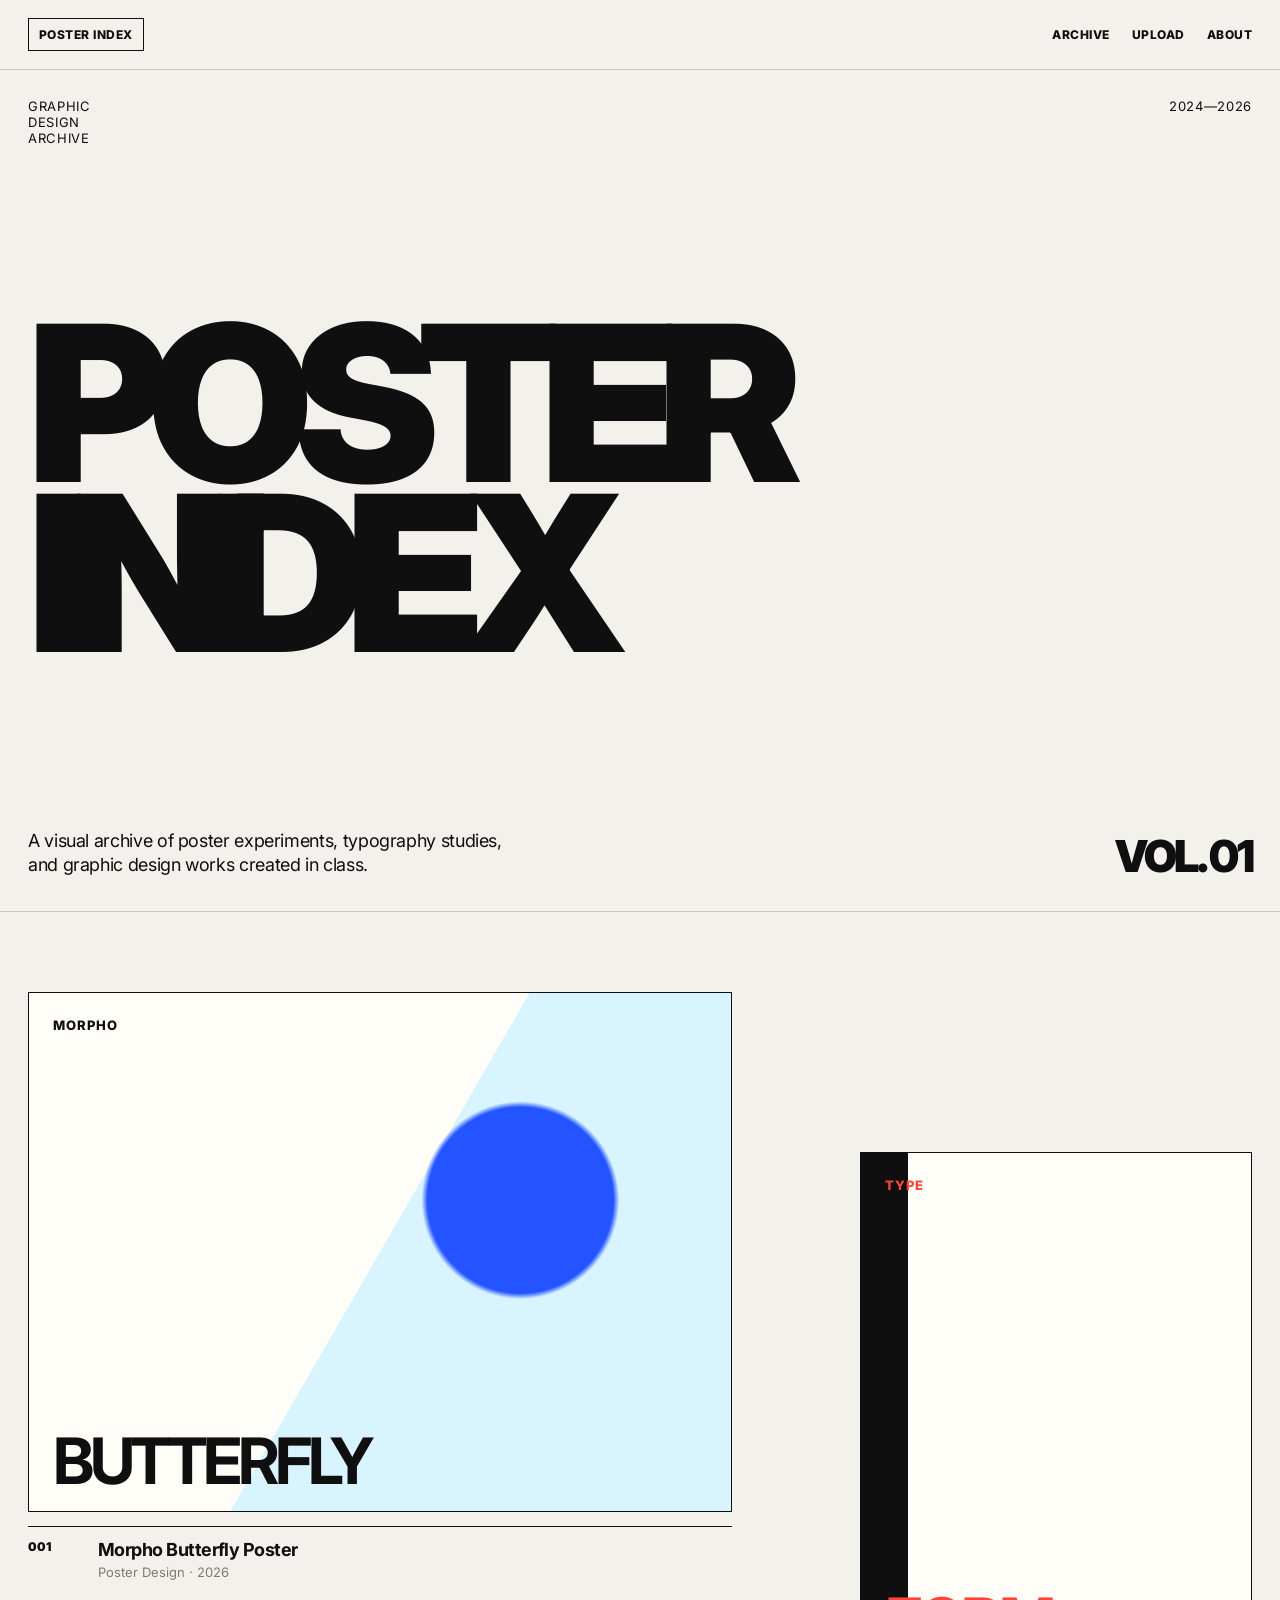
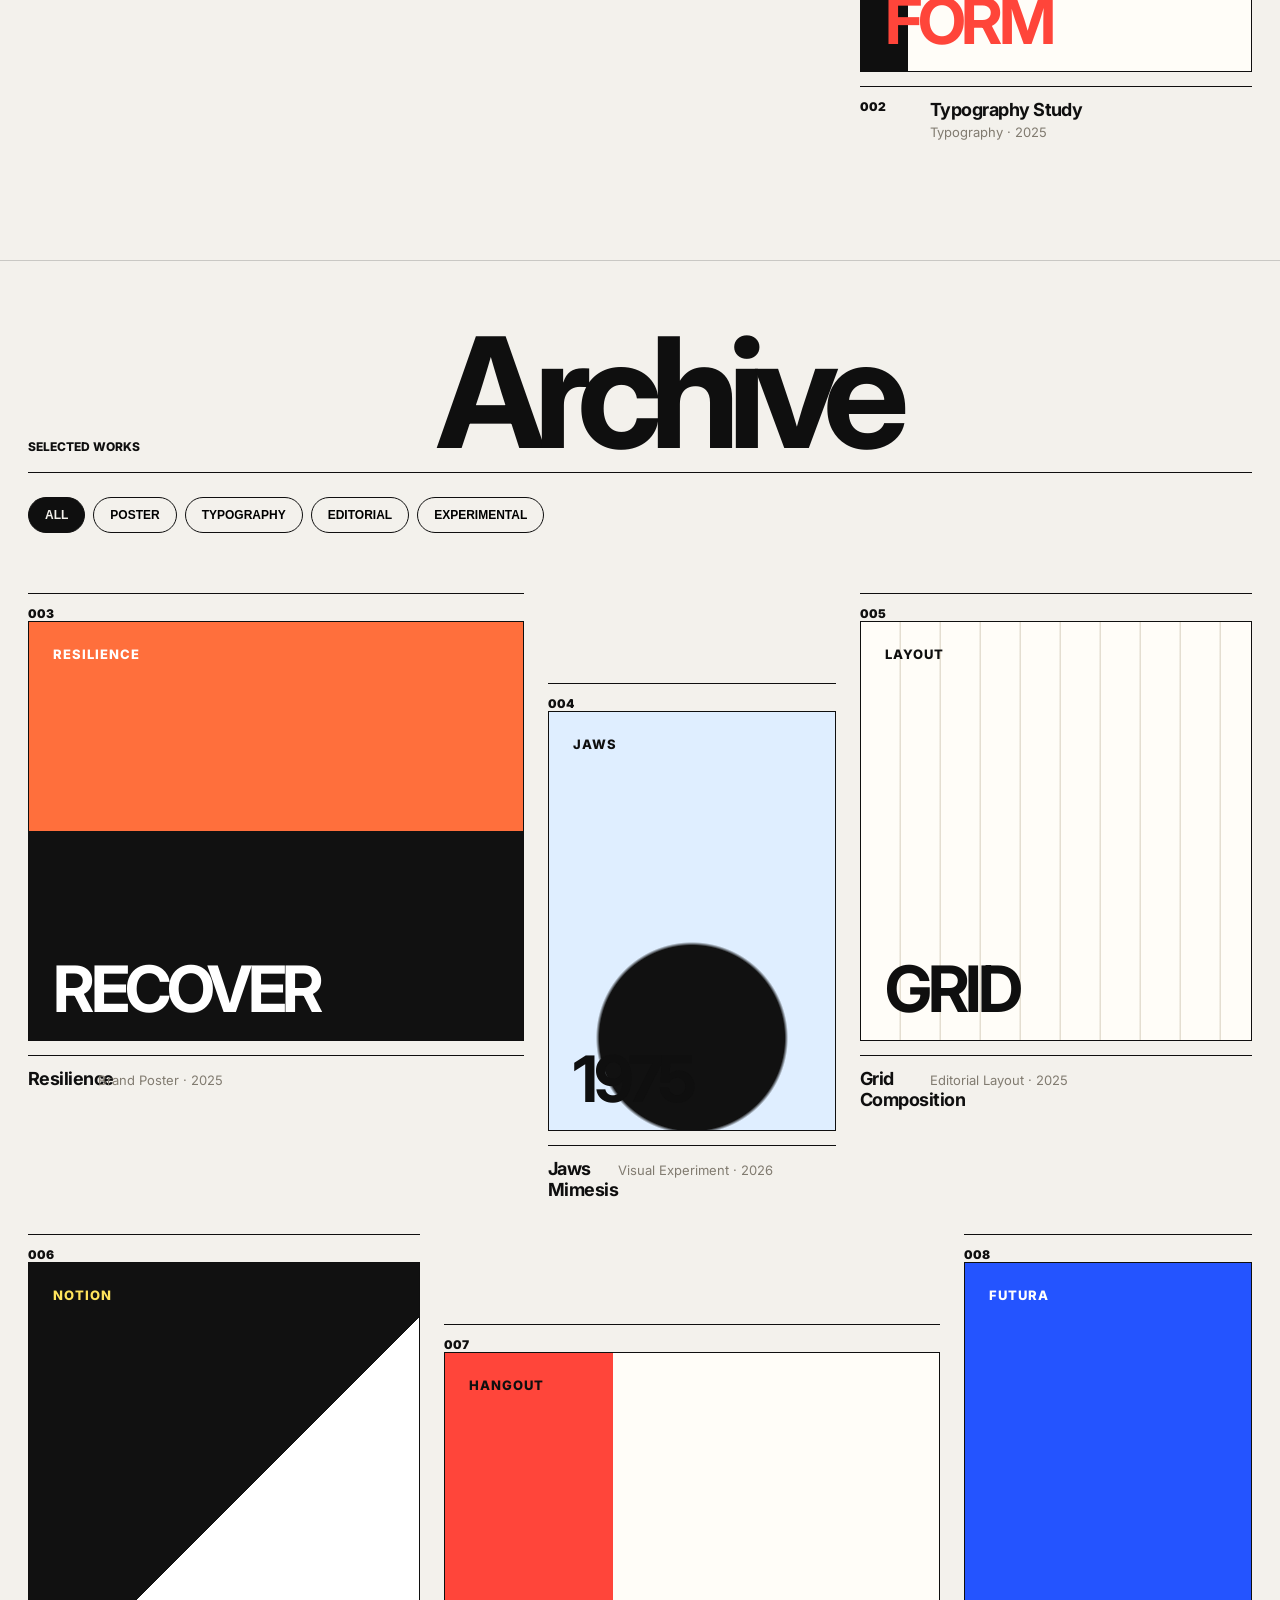
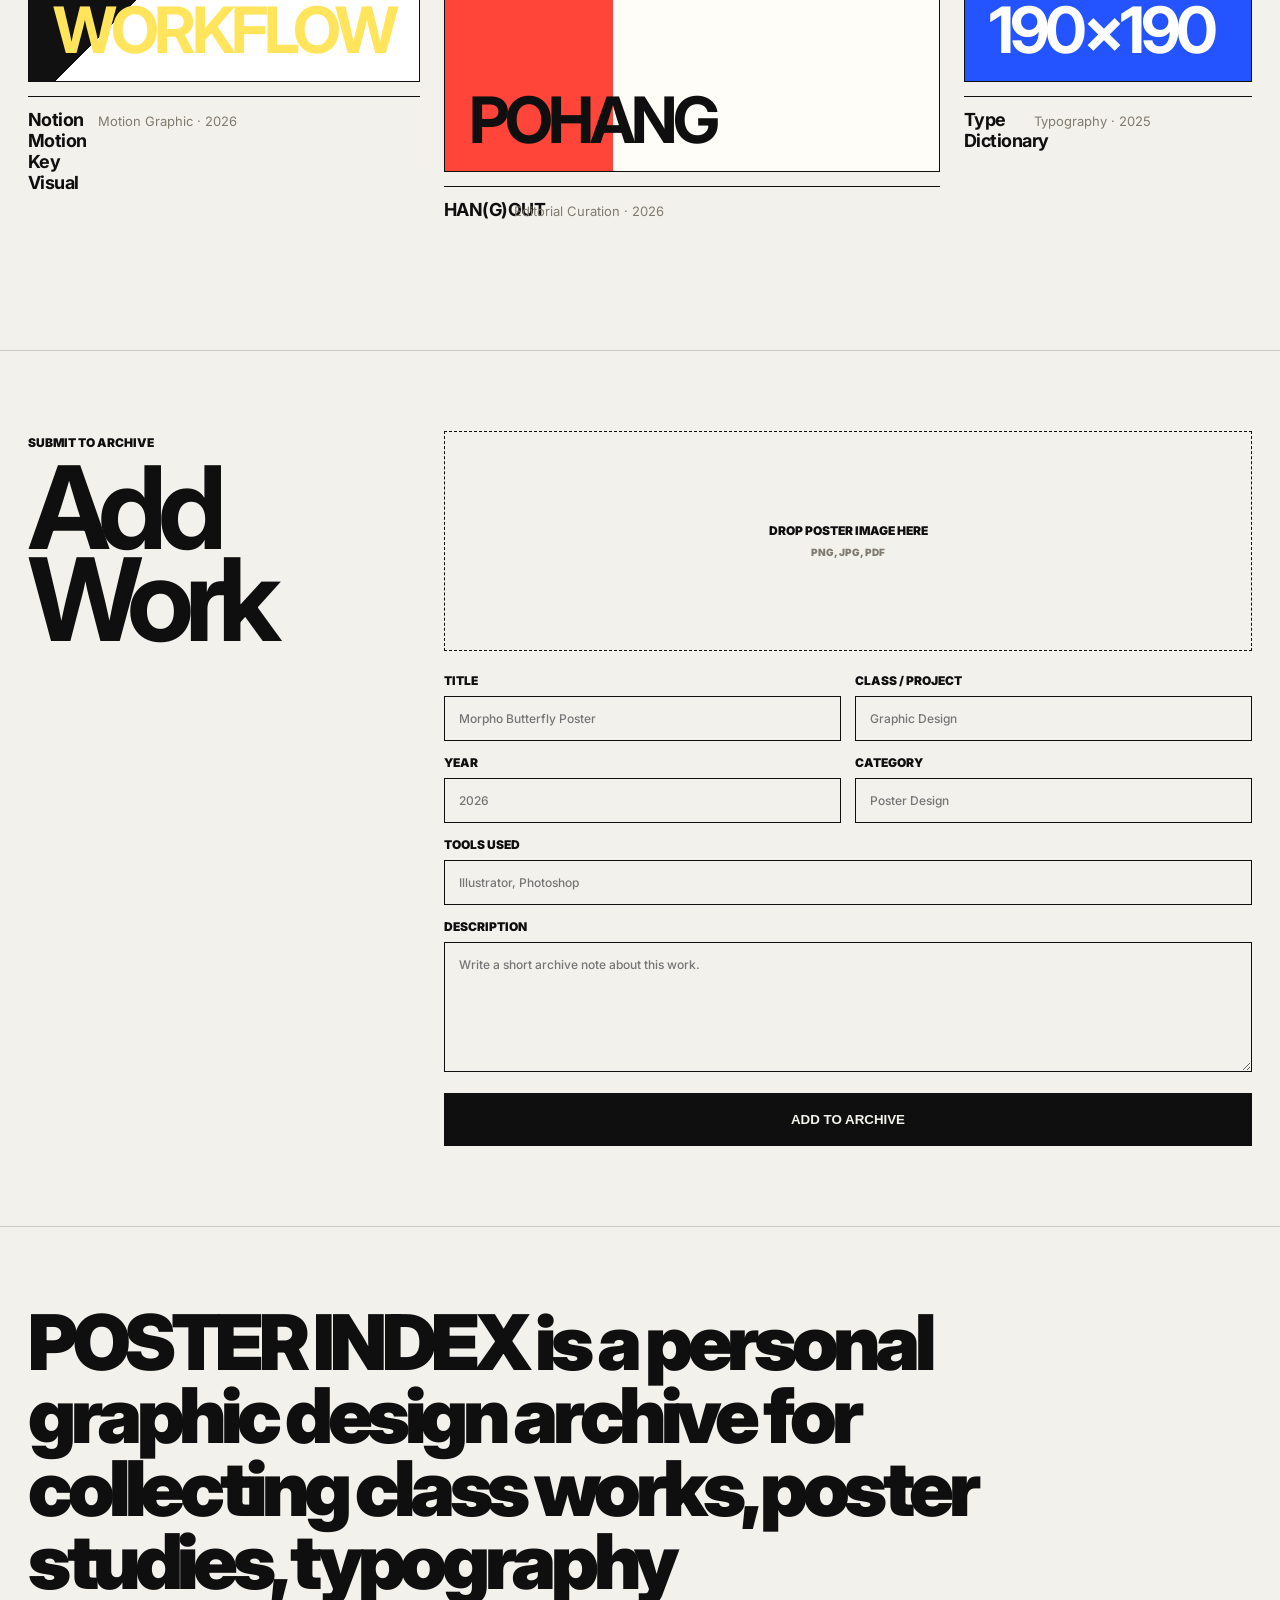
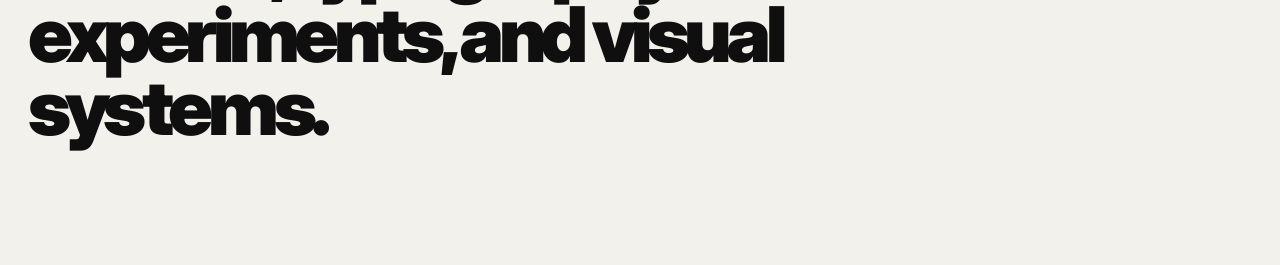
<file: index.html>
<!DOCTYPE html>
<html lang="ko">
<head>
  <meta charset="UTF-8" />
  <meta name="viewport" content="width=device-width, initial-scale=1.0" />
  <title>Poster Index — Graphic Design Archive</title>
  <link rel="preconnect" href="https://fonts.googleapis.com">
  <link rel="preconnect" href="https://fonts.gstatic.com" crossorigin>
  <link href="https://fonts.googleapis.com/css2?family=Inter:wght@400;500;600;700;800;900&family=Noto+Sans+KR:wght@400;500;700;900&display=swap" rel="stylesheet">
  <link rel="stylesheet" href="style.css" />
</head>
<body>
  <header class="site-header">
    <a href="#top" class="logo">POSTER INDEX</a>
    <nav>
      <a href="#archive">Archive</a>
      <a href="#upload">Upload</a>
      <a href="#about">About</a>
    </nav>
  </header>

  <main id="top">
    <section class="hero">
      <div class="hero-meta">
        <span>Graphic Design Archive</span>
        <span>2024—2026</span>
      </div>
      <h1>POSTER<br>INDEX</h1>
      <div class="hero-bottom">
        <p>A visual archive of poster experiments, typography studies, and graphic design works created in class.</p>
        <span class="issue">VOL. 01</span>
      </div>
    </section>

    <section class="featured">
      <article class="feature-card large">
        <div class="poster-art poster-a">
          <span>MORPHO</span>
          <strong>BUTTERFLY</strong>
        </div>
        <div class="caption">
          <span>001</span>
          <h2>Morpho Butterfly Poster</h2>
          <p>Poster Design · 2026</p>
        </div>
      </article>
      <article class="feature-card small offset">
        <div class="poster-art poster-b">
          <span>TYPE</span>
          <strong>FORM</strong>
        </div>
        <div class="caption">
          <span>002</span>
          <h2>Typography Study</h2>
          <p>Typography · 2025</p>
        </div>
      </article>
    </section>

    <section id="archive" class="archive-section">
      <div class="section-title">
        <span>Selected Works</span>
        <h2>Archive</h2>
      </div>

      <div class="filter-row">
        <button class="active">All</button>
        <button>Poster</button>
        <button>Typography</button>
        <button>Editorial</button>
        <button>Experimental</button>
      </div>

      <div class="poster-grid">
        <article class="work span-5">
          <div class="work-index">003</div>
          <div class="poster-art poster-c"><span>RESILIENCE</span><strong>RECOVER</strong></div>
          <div class="work-info"><h3>Resilience</h3><p>Brand Poster · 2025</p></div>
        </article>
        <article class="work span-3 top-gap">
          <div class="work-index">004</div>
          <div class="poster-art poster-d"><span>JAWS</span><strong>1975</strong></div>
          <div class="work-info"><h3>Jaws Mimesis</h3><p>Visual Experiment · 2026</p></div>
        </article>
        <article class="work span-4">
          <div class="work-index">005</div>
          <div class="poster-art poster-e"><span>LAYOUT</span><strong>GRID</strong></div>
          <div class="work-info"><h3>Grid Composition</h3><p>Editorial Layout · 2025</p></div>
        </article>
        <article class="work span-4">
          <div class="work-index">006</div>
          <div class="poster-art poster-f"><span>NOTION</span><strong>WORKFLOW</strong></div>
          <div class="work-info"><h3>Notion Motion Key Visual</h3><p>Motion Graphic · 2026</p></div>
        </article>
        <article class="work span-5 top-gap">
          <div class="work-index">007</div>
          <div class="poster-art poster-g"><span>HANGOUT</span><strong>POHANG</strong></div>
          <div class="work-info"><h3>HAN(G)OUT</h3><p>Editorial Curation · 2026</p></div>
        </article>
        <article class="work span-3">
          <div class="work-index">008</div>
          <div class="poster-art poster-h"><span>FUTURA</span><strong>190×190</strong></div>
          <div class="work-info"><h3>Type Dictionary</h3><p>Typography · 2025</p></div>
        </article>
      </div>
    </section>

    <section id="upload" class="upload-section">
      <div class="upload-heading">
        <span>Submit to Archive</span>
        <h2>Add Work</h2>
      </div>
      <form class="upload-form">
        <label class="file-box">
          <span>Drop poster image here</span>
          <small>PNG, JPG, PDF</small>
          <input type="file" />
        </label>
        <div class="form-grid">
          <label>Title<input type="text" placeholder="Morpho Butterfly Poster"></label>
          <label>Class / Project<input type="text" placeholder="Graphic Design"></label>
          <label>Year<input type="text" placeholder="2026"></label>
          <label>Category<input type="text" placeholder="Poster Design"></label>
          <label class="wide">Tools Used<input type="text" placeholder="Illustrator, Photoshop"></label>
          <label class="wide">Description<textarea placeholder="Write a short archive note about this work."></textarea></label>
        </div>
        <button type="button">Add to Archive</button>
      </form>
    </section>

    <section id="about" class="about-section">
      <p>POSTER INDEX is a personal graphic design archive for collecting class works, poster studies, typography experiments, and visual systems.</p>
    </section>
  </main>
</body>
</html>
</file>
<file: style.css>
:root{
  --bg:#F3F1EC;
  --ink:#0F0F0F;
  --muted:#817B70;
  --line:rgba(15,15,15,.18);
  --red:#FF453A;
  --blue:#2454FF;
  --yellow:#FFE45C;
  --white:#FFFDF8;
  --font:'Inter','Noto Sans KR',sans-serif;
}
*{box-sizing:border-box} html{scroll-behavior:smooth} body{margin:0;background:var(--bg);color:var(--ink);font-family:var(--font);}
a{color:inherit;text-decoration:none}.site-header{position:sticky;top:0;z-index:10;display:flex;justify-content:space-between;align-items:center;padding:18px 28px;border-bottom:1px solid var(--line);background:rgba(243,241,236,.82);backdrop-filter:blur(14px);text-transform:uppercase;font-size:12px;font-weight:800;letter-spacing:.04em}.site-header nav{display:flex;gap:22px}.logo{border:1px solid var(--ink);padding:8px 10px}.hero{min-height:calc(100vh - 58px);padding:28px;display:flex;flex-direction:column;justify-content:space-between;border-bottom:1px solid var(--line)}.hero-meta,.hero-bottom{display:grid;grid-template-columns:repeat(12,1fr);gap:20px;font-size:13px;text-transform:uppercase;letter-spacing:.05em}.hero-meta span:last-child{grid-column:10/13;text-align:right}.hero h1{margin:0;font-size:clamp(76px,17vw,230px);line-height:.78;letter-spacing:-.09em;font-weight:900}.hero-bottom p{grid-column:1/6;max-width:520px;margin:0;font-size:18px;line-height:1.35;text-transform:none;letter-spacing:-.02em}.issue{grid-column:10/13;text-align:right;font-size:44px;font-weight:900;letter-spacing:-.06em}.featured{display:grid;grid-template-columns:repeat(12,1fr);gap:24px;padding:80px 28px 120px;border-bottom:1px solid var(--line)}.feature-card.large{grid-column:1/8}.feature-card.small{grid-column:9/13}.offset{margin-top:160px}.poster-art{position:relative;min-height:520px;border:1px solid var(--ink);background:var(--white);display:flex;flex-direction:column;justify-content:space-between;padding:24px;overflow:hidden;transition:transform .22s ease-out}.feature-card:hover .poster-art,.work:hover .poster-art{transform:translateY(-8px)}.poster-art span{font-size:13px;font-weight:800;letter-spacing:.08em}.poster-art strong{font-size:clamp(34px,5vw,88px);line-height:.82;letter-spacing:-.07em}.poster-a{background:radial-gradient(circle at 70% 40%, var(--blue) 0 16%, transparent 17%),linear-gradient(120deg,#fffdf8 0 50%,#d8f4ff 50%)}.poster-b{background:linear-gradient(90deg,var(--ink) 0 12%,var(--white) 12% 100%);color:var(--red)}.poster-c{background:linear-gradient(180deg,#ff6f3c 0 50%,#111 50%);color:#fff}.poster-d{background:radial-gradient(circle at 50% 78%,#111 0 26%,transparent 27%),#dfeeff}.poster-e{background:repeating-linear-gradient(90deg,var(--white) 0 38px,#e4ded1 39px 40px)}.poster-f{background:linear-gradient(135deg,#111 0 55%,#fff 55%);color:var(--yellow)}.poster-g{background:linear-gradient(90deg,var(--red) 0 34%,var(--white) 34%)}.poster-h{background:var(--blue);color:#fff}.caption,.work-info{display:grid;grid-template-columns:70px 1fr;margin-top:14px;border-top:1px solid var(--ink);padding-top:12px}.caption span,.work-index{font-size:12px;font-weight:900}.caption h2,.work-info h3{margin:0;font-size:18px;letter-spacing:-.03em}.caption p,.work-info p{grid-column:2;margin:4px 0 0;color:var(--muted);font-size:13px}.archive-section{padding:70px 28px 130px}.section-title{display:grid;grid-template-columns:repeat(12,1fr);align-items:end;border-bottom:1px solid var(--ink);padding-bottom:18px}.section-title span{grid-column:1/4;text-transform:uppercase;font-weight:800;font-size:12px}.section-title h2{grid-column:5/13;margin:0;font-size:clamp(64px,12vw,180px);line-height:.8;letter-spacing:-.08em}.filter-row{display:flex;gap:8px;flex-wrap:wrap;padding:24px 0 60px}.filter-row button{border:1px solid var(--ink);background:transparent;padding:10px 16px;border-radius:999px;text-transform:uppercase;font-weight:800;font-size:12px}.filter-row .active,.filter-row button:hover{background:var(--ink);color:var(--bg)}.poster-grid{display:grid;grid-template-columns:repeat(12,1fr);gap:34px 24px}.work{border-top:1px solid var(--ink);padding-top:12px}.span-3{grid-column:span 3}.span-4{grid-column:span 4}.span-5{grid-column:span 5}.top-gap{margin-top:90px}.work .poster-art{min-height:420px}.upload-section{padding:80px 28px;border-top:1px solid var(--line);display:grid;grid-template-columns:repeat(12,1fr);gap:24px}.upload-heading{grid-column:1/5}.upload-heading span{text-transform:uppercase;font-size:12px;font-weight:900}.upload-heading h2{margin:10px 0 0;font-size:clamp(56px,9vw,130px);line-height:.8;letter-spacing:-.08em}.upload-form{grid-column:5/13}.file-box{height:220px;border:1px dashed var(--ink);display:flex;flex-direction:column;align-items:center;justify-content:center;margin-bottom:22px;text-transform:uppercase;font-weight:900}.file-box input{display:none}.file-box small{margin-top:8px;color:var(--muted)}.form-grid{display:grid;grid-template-columns:1fr 1fr;gap:14px}label{font-size:12px;font-weight:900;text-transform:uppercase}input,textarea{width:100%;margin-top:8px;border:1px solid var(--ink);background:transparent;padding:14px;font:inherit;font-weight:500}textarea{min-height:130px;resize:vertical}.wide{grid-column:1/-1}.upload-form button{margin-top:18px;width:100%;border:1px solid var(--ink);background:var(--ink);color:var(--bg);padding:18px;font-weight:900;text-transform:uppercase}.about-section{padding:80px 28px 120px;border-top:1px solid var(--line)}.about-section p{max-width:980px;margin:0;font-size:clamp(36px,6vw,90px);line-height:.95;letter-spacing:-.07em;font-weight:900}
@media(max-width:900px){.hero-meta,.hero-bottom,.featured,.section-title,.upload-section{display:block}.hero-bottom p{font-size:16px}.issue{display:block;text-align:left;margin-top:28px}.feature-card.large,.feature-card.small,.upload-heading,.upload-form{grid-column:auto}.offset,.top-gap{margin-top:32px}.poster-grid{display:block}.work{margin-bottom:42px}.span-3,.span-4,.span-5{grid-column:auto}.form-grid{grid-template-columns:1fr}.site-header{padding:14px 18px}.site-header nav{gap:12px}.hero,.featured,.archive-section,.upload-section,.about-section{padding-left:18px;padding-right:18px}.poster-art{min-height:430px}.work .poster-art{min-height:380px}}
</file>
